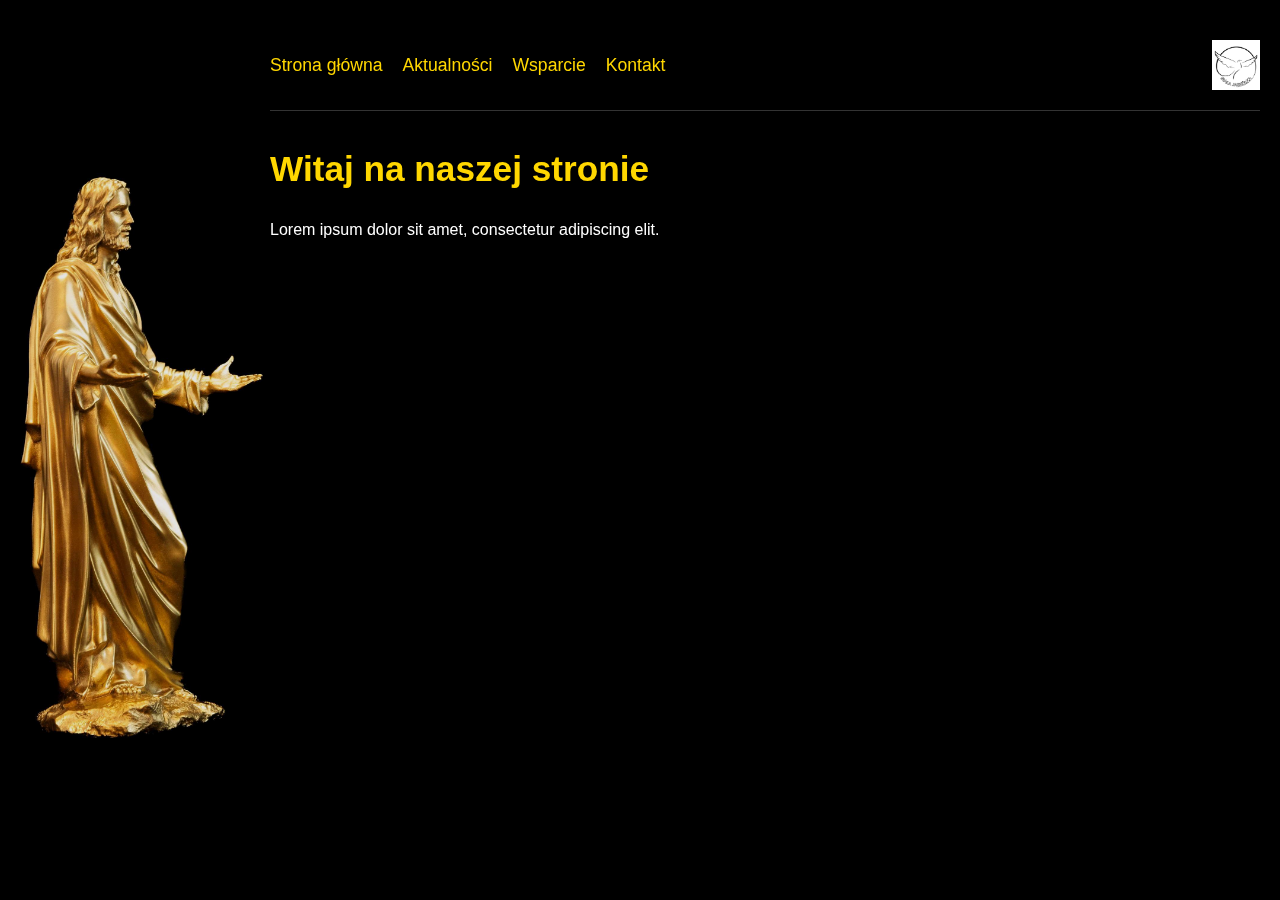
<file: biała jaskółka.pl/index.html>
<!DOCTYPE html>
<html lang="pl">
<head>
    <meta charset="UTF-8">
    <meta name="viewport" content="width=device-width, initial-scale=1.0">
    <title>Strona z figurą Jezusa</title>
    <link rel="stylesheet" href="style.css">
</head>
<body>
    <div class="container">
        <!-- Lewa kolumna - figura Jezusa -->
        <div class="image-container">
            <img src="images/jezus.png" alt="Złota figura Jezusa">
        </div>
        
        <!-- Główna zawartość -->
        <div class="content">
            <!-- Menu na górze -->
            <header>
                <nav>
                    <ul>
                        <li><a href="index.html">Strona główna</a></li>
                        <li><a href="aktualnosci.html">Aktualności</a></li>
                        <li><a href="wsparcie.html">Wsparcie</a></li>
                        <li><a href="kontakt.html">Kontakt</a></li>
                    </ul>
                </nav>
                <!-- Logo po prawej stronie -->
                <img src="images/logo.png" alt="Logo" class="logo">
            </header>
            
            <!-- Główna treść -->
            <main>
                <h1>Witaj na naszej stronie</h1>
                <p>Lorem ipsum dolor sit amet, consectetur adipiscing elit.</p>
            </main>
        </div>
    </div>

    <script src="script.js"></script>
</body>
</html>
</file>
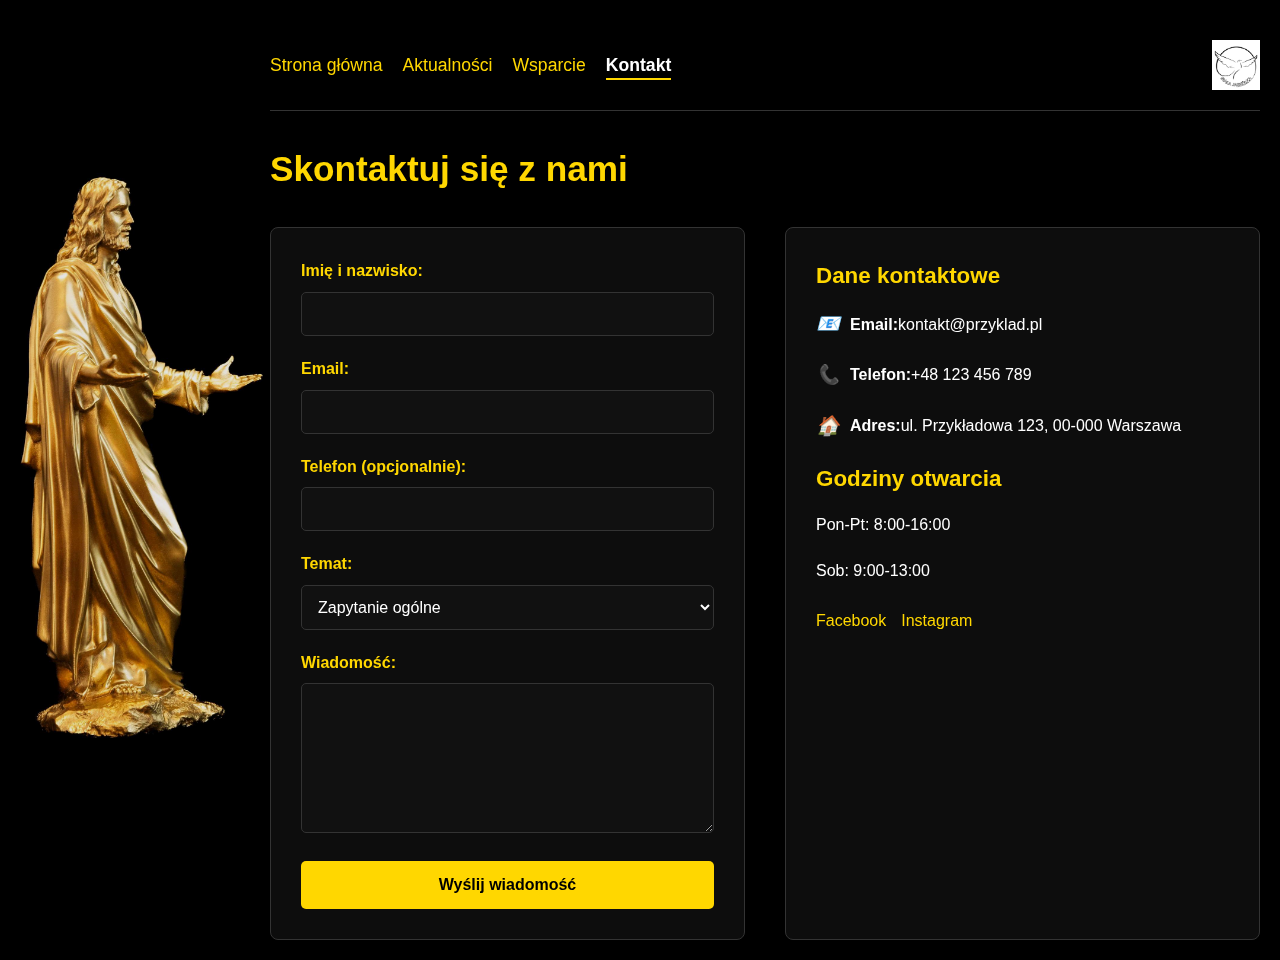
<file: biała jaskółka.pl/kontakt.html>
<!DOCTYPE html>
<html lang="pl">
<head>
    <meta charset="UTF-8">
    <meta name="viewport" content="width=device-width, initial-scale=1.0">
    <title>Kontakt - Strona z figurą Jezusa</title>
    <link rel="stylesheet" href="style.css">
</head>
<body>
    <div class="container">
        <div class="image-container">
            <img src="images/jezus.png" alt="Złota figura Jezusa">
        </div>
        
        <div class="content">
            <header>
                <nav>
                    <ul>
                        <li><a href="index.html">Strona główna</a></li>
                        <li><a href="aktualnosci.html">Aktualności</a></li>
                        <li><a href="wsparcie.html">Wsparcie</a></li>
                        <li><a class="active" href="kontakt.html">Kontakt</a></li>
                    </ul>
                </nav>
                <img src="images/logo.png" alt="Logo" class="logo">
            </header>
            
            <main>
                <h1>Skontaktuj się z nami</h1>
                
                <div class="contact-container">
                    <form class="contact-form" id="contactForm">
                        <div class="form-group">
                            <label for="name">Imię i nazwisko:</label>
                            <input type="text" id="name" name="name" required>
                        </div>
                        
                        <div class="form-group">
                            <label for="email">Email:</label>
                            <input type="email" id="email" name="email" required>
                        </div>
                        
                        <div class="form-group">
                            <label for="phone">Telefon (opcjonalnie):</label>
                            <input type="tel" id="phone" name="phone">
                        </div>
                        
                        <div class="form-group">
                            <label for="subject">Temat:</label>
                            <select id="subject" name="subject">
                                <option value="general">Zapytanie ogólne</option>
                                <option value="support">Wsparcie</option>
                                <option value="volunteer">Wolontariat</option>
                                <option value="other">Inne</option>
                            </select>
                        </div>
                        
                        <div class="form-group">
                            <label for="message">Wiadomość:</label>
                            <textarea id="message" name="message" rows="5" required></textarea>
                        </div>
                        
                        <button type="submit" class="submit-btn">Wyślij wiadomość</button>
                    </form>
                    
                    <div class="contact-info">
                        <h3>Dane kontaktowe</h3>
                        <p><i class="icon">📧</i> <strong>Email:</strong> kontakt@przyklad.pl</p>
                        <p><i class="icon">📞</i> <strong>Telefon:</strong> +48 123 456 789</p>
                        <p><i class="icon">🏠</i> <strong>Adres:</strong> ul. Przykładowa 123, 00-000 Warszawa</p>
                        
                        <h3>Godziny otwarcia</h3>
                        <p>Pon-Pt: 8:00-16:00</p>
                        <p>Sob: 9:00-13:00</p>
                        
                        <div class="social-media">
                            <a href="#" class="social-link">Facebook</a>
                            <a href="#" class="social-link">Instagram</a>
                        </div>
                    </div>
                </div>
            </main>
        </div>
    </div>

    <script src="script.js"></script>
</body>
</html>
</file>
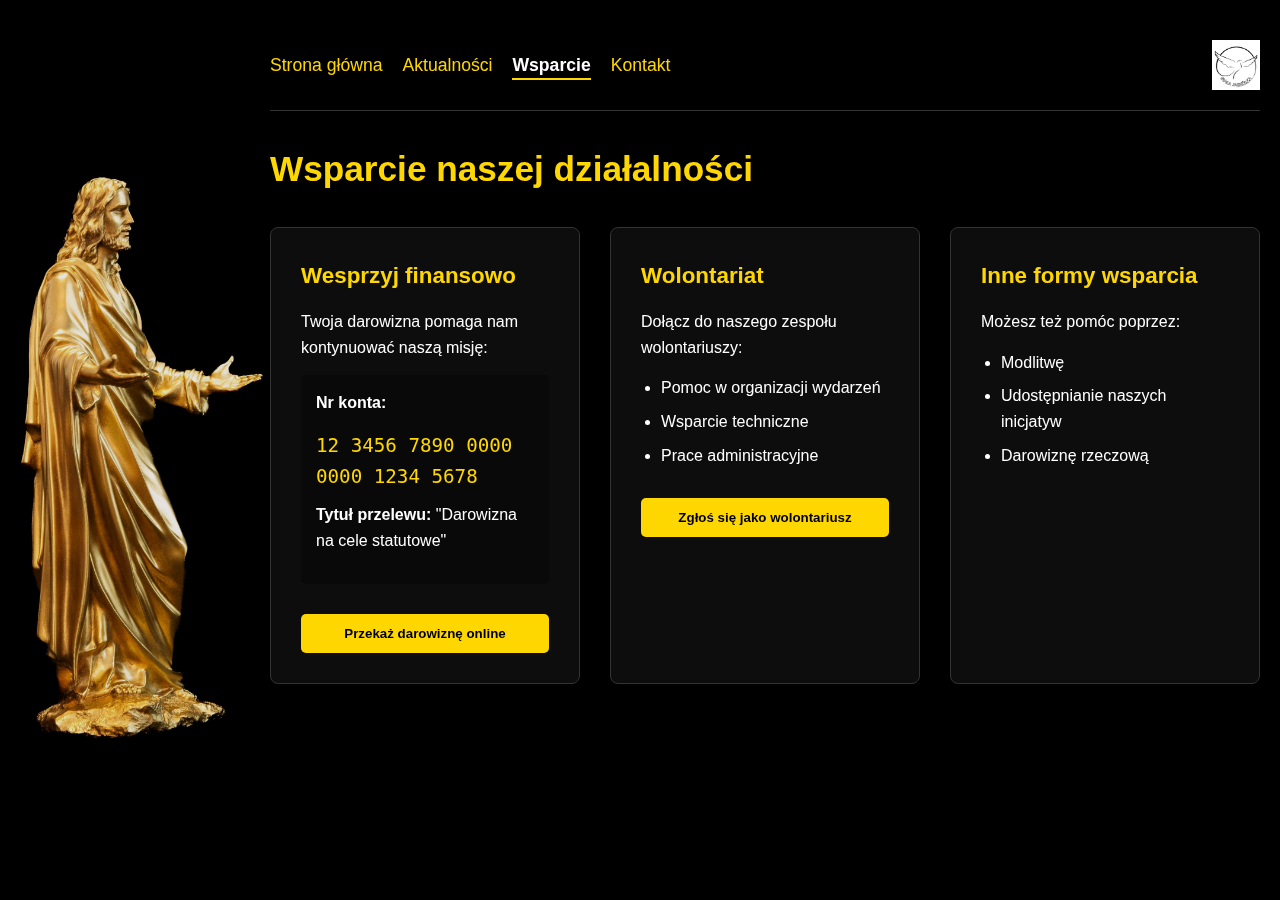
<file: biała jaskółka.pl/wsparcie.html>
<!DOCTYPE html>
<html lang="pl">
<head>
    <meta charset="UTF-8">
    <meta name="viewport" content="width=device-width, initial-scale=1.0">
    <title>Wsparcie - Strona z figurą Jezusa</title>
    <link rel="stylesheet" href="style.css">
</head>
<body>
    <div class="container">
        <div class="image-container">
            <img src="images/jezus.png" alt="Złota figura Jezusa">
        </div>
        
        <div class="content">
            <header>
                <nav>
                    <ul>
                        <li><a href="index.html">Strona główna</a></li>
                        <li><a href="aktualnosci.html">Aktualności</a></li>
                        <li><a class="active" href="wsparcie.html">Wsparcie</a></li>
                        <li><a href="kontakt.html">Kontakt</a></li>
                    </ul>
                </nav>
                <img src="images/logo.png" alt="Logo" class="logo">
            </header>
            
            <main>
                <h1>Wsparcie naszej działalności</h1>
                
                <div class="support-options">
                    <div class="option">
                        <h3>Wesprzyj finansowo</h3>
                        <p>Twoja darowizna pomaga nam kontynuować naszą misję:</p>
                        <div class="bank-account">
                            <p><strong>Nr konta:</strong></p>
                            <p class="account-number">12 3456 7890 0000 0000 1234 5678</p>
                            <p><strong>Tytuł przelewu:</strong> "Darowizna na cele statutowe"</p>
                        </div>
                        <button class="donate-btn">Przekaż darowiznę online</button>
                    </div>
                    
                    <div class="option">
                        <h3>Wolontariat</h3>
                        <p>Dołącz do naszego zespołu wolontariuszy:</p>
                        <ul class="volunteer-list">
                            <li>Pomoc w organizacji wydarzeń</li>
                            <li>Wsparcie techniczne</li>
                            <li>Prace administracyjne</li>
                        </ul>
                        <button class="volunteer-btn">Zgłoś się jako wolontariusz</button>
                    </div>
                    
                    <div class="option">
                        <h3>Inne formy wsparcia</h3>
                        <p>Możesz też pomóc poprzez:</p>
                        <ul class="support-list">
                            <li>Modlitwę</li>
                            <li>Udostępnianie naszych inicjatyw</li>
                            <li>Darowiznę rzeczową</li>
                        </ul>
                    </div>
                </div>
            </main>
        </div>
    </div>

    <script src="script.js"></script>
</body>
</html>
</file>
<file: biała jaskółka.pl/style.css>
/* Główne style */
* {
    margin: 0;
    padding: 0;
    box-sizing: border-box;
    font-family: 'Arial', sans-serif;
}

body {
    background-color: #000;
    color: #fff;
    overflow-x: hidden;
    line-height: 1.6;
}

.container {
    display: flex;
    min-height: 100vh;
}

/* Lewa kolumna - figura Jezusa */
.image-container {
    position: fixed;
    left: 0;
    top: 0;
    height: 100vh;
    width: 250px;
    display: flex;
    align-items: center;
    justify-content: center;
    z-index: 1;
    background-color: rgba(0, 0, 0, 0.7);
}

.image-container img {
    max-height: 90vh;
    width: auto;
    object-fit: contain;
    opacity: 0.9;
}

/* Główna zawartość */
.content {
    margin-left: 250px;
    padding: 20px;
    flex: 1;
    position: relative;
    z-index: 2;
}

/* Nagłówek i menu */
header {
    display: flex;
    justify-content: space-between;
    align-items: center;
    padding: 20px 0;
    border-bottom: 1px solid #333;
    margin-bottom: 30px;
}

nav ul {
    display: flex;
    list-style: none;
}

nav ul li {
    margin-right: 20px;
}

nav ul li a {
    color: gold;
    text-decoration: none;
    font-size: 1.1rem;
    transition: all 0.3s;
    padding: 5px 0;
    position: relative;
}

nav ul li a:hover {
    color: #fff;
}

nav ul li a::after {
    content: '';
    position: absolute;
    bottom: 0;
    left: 0;
    width: 0;
    height: 2px;
    background: gold;
    transition: width 0.3s;
}

nav ul li a:hover::after,
nav ul li a.active::after {
    width: 100%;
}

nav ul li a.active {
    color: #fff;
    font-weight: bold;
}

/* Logo */
.logo {
    height: 50px;
    transition: transform 0.3s;
}

.logo:hover {
    transform: scale(1.05);
}

/* Sekcje wspólne */
h1, h2, h3 {
    color: gold;
    margin-bottom: 20px;
}

h1 {
    font-size: 2.2rem;
}

h2 {
    font-size: 1.8rem;
    border-bottom: 1px solid #333;
    padding-bottom: 10px;
    margin-top: 40px;
}

h3 {
    font-size: 1.4rem;
    margin-bottom: 15px;
}

p {
    margin-bottom: 15px;
}

/* Sekcja Aktualności */
.news-container {
    display: grid;
    grid-template-columns: repeat(auto-fill, minmax(300px, 1fr));
    gap: 25px;
    margin-top: 30px;
}

.news-item {
    background: rgba(255, 255, 255, 0.05);
    padding: 25px;
    border-radius: 8px;
    transition: all 0.3s;
    border: 1px solid #333;
}

.news-item:hover {
    transform: translateY(-5px);
    box-shadow: 0 5px 15px rgba(218, 165, 32, 0.1);
    border-color: gold;
}

.news-item time {
    display: block;
    color: #aaa;
    margin-bottom: 12px;
    font-size: 0.9rem;
}

.read-more {
    display: inline-block;
    margin-top: 15px;
    color: gold;
    text-decoration: none;
    font-weight: bold;
    transition: color 0.3s;
}

.read-more:hover {
    color: #fff;
    text-decoration: underline;
}

/* Sekcja Wsparcie */
.support-options {
    display: grid;
    grid-template-columns: repeat(auto-fit, minmax(280px, 1fr));
    gap: 30px;
    margin: 30px 0;
}

.option {
    background: rgba(255, 255, 255, 0.05);
    padding: 30px;
    border-radius: 8px;
    border: 1px solid #333;
    transition: all 0.3s;
}

.option:hover {
    border-color: gold;
}

.bank-account {
    background: rgba(0, 0, 0, 0.3);
    padding: 15px;
    border-radius: 5px;
    margin: 15px 0;
}

.account-number {
    font-family: monospace;
    font-size: 1.2rem;
    color: gold;
    margin: 10px 0;
}

.volunteer-list,
.support-list {
    margin: 15px 0 15px 20px;
}

.volunteer-list li,
.support-list li {
    margin-bottom: 8px;
}

.donate-btn,
.volunteer-btn {
    display: inline-block;
    background: gold;
    color: #000;
    border: none;
    padding: 12px 25px;
    margin-top: 15px;
    cursor: pointer;
    border-radius: 5px;
    font-weight: bold;
    transition: all 0.3s;
    width: 100%;
    text-align: center;
}

.donate-btn:hover,
.volunteer-btn:hover {
    background: #ffd700;
    transform: translateY(-2px);
}

/* Sekcja Kontakt */
.contact-container {
    display: grid;
    grid-template-columns: 1fr 1fr;
    gap: 40px;
    margin-top: 30px;
}

.contact-form {
    background: rgba(255, 255, 255, 0.05);
    padding: 30px;
    border-radius: 8px;
    border: 1px solid #333;
}

.form-group {
    margin-bottom: 20px;
}

.form-group label {
    display: block;
    margin-bottom: 8px;
    color: gold;
    font-weight: bold;
}

.form-group input,
.form-group select,
.form-group textarea {
    width: 100%;
    padding: 12px;
    background: #111;
    border: 1px solid #333;
    color: white;
    border-radius: 5px;
    font-size: 1rem;
}

.form-group textarea {
    min-height: 150px;
    resize: vertical;
}

.submit-btn {
    background: gold;
    color: #000;
    border: none;
    padding: 15px 30px;
    cursor: pointer;
    border-radius: 5px;
    font-weight: bold;
    font-size: 1rem;
    transition: all 0.3s;
    width: 100%;
}

.submit-btn:hover {
    background: #ffd700;
    transform: translateY(-2px);
}

.contact-info {
    background: rgba(255, 255, 255, 0.05);
    padding: 30px;
    border-radius: 8px;
    border: 1px solid #333;
}

.contact-info p {
    margin-bottom: 20px;
    display: flex;
    align-items: center;
}

.icon {
    margin-right: 10px;
    font-size: 1.2rem;
}

.social-media {
    display: flex;
    gap: 15px;
    margin-top: 25px;
}

.social-link {
    color: gold;
    text-decoration: none;
    transition: color 0.3s;
}

.social-link:hover {
    color: #fff;
    text-decoration: underline;
}

/* Responsywność */
@media (max-width: 1024px) {
    .contact-container {
        grid-template-columns: 1fr;
    }
}

@media (max-width: 768px) {
    .image-container {
        width: 150px;
    }
    
    .content {
        margin-left: 150px;
        padding: 15px;
    }
    
    header {
        flex-direction: column;
        align-items: flex-start;
    }
    
    nav ul {
        flex-wrap: wrap;
        margin-bottom: 15px;
    }
    
    nav ul li {
        margin: 5px 15px 5px 0;
    }
    
    .logo {
        margin-top: 15px;
    }
    
    .news-container,
    .support-options {
        grid-template-columns: 1fr;
    }
}

@media (max-width: 480px) {
    .image-container {
        width: 100px;
    }
    
    .content {
        margin-left: 100px;
        padding: 10px;
    }
    
    h1 {
        font-size: 1.8rem;
    }
    
    h2 {
        font-size: 1.5rem;
    }
    
    .option,
    .contact-form,
    .contact-info {
        padding: 20px;
    }
}
</file>
